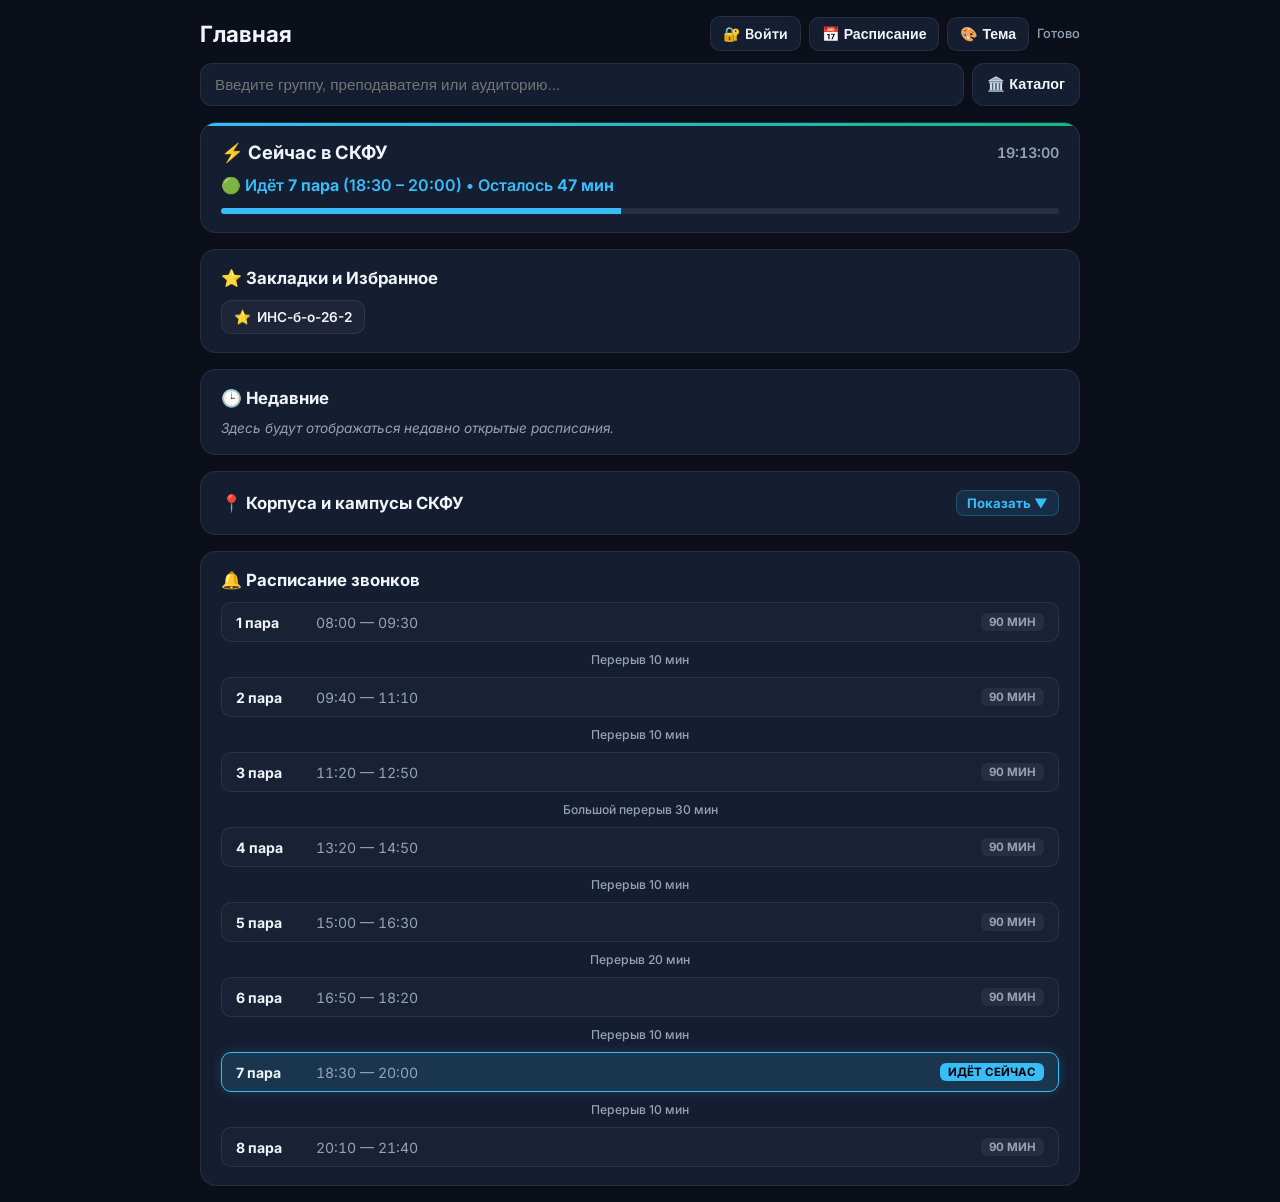
<file: index.html>
<!DOCTYPE html>
<html lang="ru">
  <!-- v.18 статистика  -->
<head>
  <meta charset="UTF-8">
  <meta name="viewport" content="width=device-width, initial-scale=1.0">
  <title>Расписание СКФУ</title>
  
  <link rel="manifest" href="manifest.json">
  <link rel="prefetch" href="stats.html">
  <meta name="theme-color" content="#0b0f19">
  <meta name="mobile-web-app-capable" content="yes">
  <meta name="apple-mobile-web-app-capable" content="yes">
  <meta name="apple-mobile-web-app-status-bar-style" content="black-translucent">
  <meta name="apple-mobile-web-app-title" content="Расписание">
  <link rel="apple-touch-icon" href="icon-192.png">

  <link rel="preconnect" href="https://fonts.googleapis.com">
  <link rel="preconnect" href="https://fonts.gstatic.com" crossorigin>
  <link href="https://fonts.googleapis.com/css2?family=Inter:wght@400;500;600;700&display=swap" rel="stylesheet">
  <link rel="stylesheet" href="common.css">
  <script src="common.js"></script>

  <style>
    .fav-star-btn {
      background: none;
      border: none;
      font-size: 1.25rem;
      cursor: pointer;
      color: #eab308;
      transition: transform 0.15s;
      padding: 2px 4px;
    }
    .fav-star-btn:hover { transform: scale(1.15); }
    .fav-star-btn.inactive { color: var(--text-muted); opacity: 0.5; }

    .subgroup-toggle {
      display: inline-flex;
      background: rgba(0, 0, 0, 0.35);
      border: 1px solid var(--border);
      border-radius: 8px;
      padding: 2px;
      gap: 2px;
    }

    .sg-btn {
      background: transparent;
      border: none;
      color: var(--text-muted);
      padding: 4px 8px;
      font-size: 0.78rem;
      font-weight: 600;
      border-radius: 6px;
      cursor: pointer;
      transition: all 0.15s;
    }
    .sg-btn:hover { color: var(--text); }
    .sg-btn.active {
      background: var(--accent);
      color: #000;
      font-weight: 700;
    }

    .search-row {
      display: flex;
      gap: 8px;
      align-items: center;
    }

    .search-box {
      position: relative;
      flex: 1;
    }

    .search-input {
      width: 100%;
      background: var(--card-bg);
      border: 1px solid var(--border);
      color: var(--text);
      padding: 12px 14px;
      border-radius: 12px;
      font-size: 0.95rem;
      outline: none;
      transition: border-color 0.2s;
    }
    .search-input:focus { border-color: var(--accent); }

    .catalog-btn {
      background: var(--card-bg);
      border: 1px solid var(--border);
      color: var(--text);
      padding: 12px 14px;
      border-radius: 12px;
      cursor: pointer;
      font-size: 0.9rem;
      font-weight: 600;
      white-space: nowrap;
      transition: all 0.2s;
    }
    .catalog-btn:hover {
      background: rgba(255, 255, 255, 0.08);
      border-color: var(--accent);
    }

    .autocomplete-list {
      position: absolute;
      top: calc(100% + 6px);
      left: 0;
      right: 0;
      background: var(--card-bg);
      border: 1px solid var(--border);
      border-radius: 12px;
      max-height: 360px;
      overflow-y: auto;
      z-index: 50;
      box-shadow: 0 10px 25px rgba(0,0,0,0.5);
      display: none;
    }

    .autocomplete-item {
      padding: 12px 14px;
      cursor: pointer;
      font-size: 0.92rem;
      border-bottom: 1px solid var(--border);
      display: flex;
      justify-content: space-between;
      align-items: center;
    }
    .autocomplete-item:last-child { border-bottom: none; }
    .autocomplete-item:hover { background: rgba(255,255,255,0.06); color: var(--accent); }
    .autocomplete-type { font-size: 0.72rem; color: var(--text-muted); text-transform: uppercase; font-weight: 600; }

    /* ГЛАВНЫЙ ЭКРАН */
    #homeDashboard {
      display: flex;
      flex-direction: column;
      gap: 16px;
    }

    .live-status-card {
      background: var(--card-bg);
      border: 1px solid var(--border);
      border-radius: 16px;
      padding: 18px 20px;
      position: relative;
      overflow: hidden;
    }
    .live-status-card::before {
      content: '';
      position: absolute;
      top: 0; left: 0; right: 0;
      height: 3px;
      background: linear-gradient(90deg, var(--accent), #10b981);
    }

    .live-header {
      display: flex;
      justify-content: space-between;
      align-items: center;
      margin-bottom: 10px;
      flex-wrap: wrap;
      gap: 6px;
    }
    .live-title { font-size: 1.15rem; font-weight: 700; color: var(--text); }
    .live-time-now { font-size: 0.9rem; color: var(--text-muted); font-variant-numeric: tabular-nums; font-weight: 600; }

    .live-desc {
      font-size: 1rem;
      font-weight: 600;
      color: var(--accent);
      margin-bottom: 12px;
      line-height: 1.4;
    }

    .progress-bar-wrap {
      width: 100%;
      height: 6px;
      background: rgba(255, 255, 255, 0.08);
      border-radius: 3px;
      overflow: hidden;
    }
    .progress-bar-fill {
      height: 100%;
      background: var(--accent);
      width: 0%;
      transition: width 0.4s ease;
    }

    .dashboard-section {
      background: var(--card-bg);
      border: 1px solid var(--border);
      border-radius: 16px;
      padding: 18px 20px;
    }
    .section-title {
      font-size: 1.05rem;
      font-weight: 700;
      color: var(--text);
      margin-bottom: 12px;
      display: flex;
      align-items: center;
      gap: 8px;
    }

    .chips-grid {
      display: flex;
      flex-wrap: wrap;
      gap: 8px;
    }
    .chip-item {
      background: rgba(255, 255, 255, 0.04);
      border: 1px solid var(--border);
      color: var(--text);
      padding: 8px 12px;
      border-radius: 10px;
      font-size: 0.85rem;
      font-weight: 600;
      cursor: pointer;
      display: inline-flex;
      align-items: center;
      gap: 6px;
      transition: all 0.15s;
    }
    .chip-item:hover {
      background: rgba(56, 189, 248, 0.12);
      border-color: var(--accent);
      color: var(--accent);
    }
    .empty-chips-hint {
      font-size: 0.85rem;
      color: var(--text-muted);
      font-style: italic;
    }

    .campus-accordion-header {
      display: flex;
      justify-content: space-between;
      align-items: center;
      cursor: pointer;
      user-select: none;
    }
    .campus-toggle-badge {
      font-size: 0.82rem;
      color: var(--accent);
      font-weight: 700;
      display: flex;
      align-items: center;
      gap: 4px;
      background: rgba(56, 189, 248, 0.1);
      padding: 4px 10px;
      border-radius: 8px;
      border: 1px solid rgba(56, 189, 248, 0.25);
    }

    .campus-cards-grid {
      display: grid;
      grid-template-columns: repeat(auto-fill, minmax(250px, 1fr));
      gap: 10px;
      margin-top: 14px;
    }
    .campus-card {
      background: rgba(255, 255, 255, 0.02);
      border: 1px solid var(--border);
      border-radius: 12px;
      padding: 12px 14px;
      display: flex;
      flex-direction: column;
      gap: 6px;
      transition: border-color 0.2s;
    }
    .campus-card:hover { border-color: var(--accent); }
    .campus-card-header { display: flex; justify-content: space-between; align-items: center; }
    .campus-num-badge {
      font-size: 0.82rem;
      font-weight: 700;
      color: var(--accent);
      background: rgba(56, 189, 248, 0.12);
      padding: 2px 8px;
      border-radius: 6px;
    }
    .campus-address { font-size: 0.88rem; font-weight: 600; color: var(--text); line-height: 1.3; }
    .campus-desc { font-size: 0.78rem; color: var(--text-muted); line-height: 1.3; margin-bottom: 4px; }
    .campus-actions { display: flex; gap: 6px; margin-top: auto; }
    .map-btn {
      flex: 1;
      text-align: center;
      padding: 6px 8px;
      border-radius: 6px;
      font-size: 0.76rem;
      font-weight: 600;
      text-decoration: none;
      transition: all 0.15s;
      border: 1px solid var(--border);
      display: inline-flex;
      align-items: center;
      justify-content: center;
      gap: 4px;
    }
    .map-btn-2gis { background: rgba(16, 185, 129, 0.12); color: #34d399; border-color: rgba(16, 185, 129, 0.35); }
    .map-btn-2gis:hover { background: rgba(16, 185, 129, 0.25); }
    .map-btn-google { background: rgba(59, 130, 246, 0.12); color: #60a5fa; border-color: rgba(59, 130, 246, 0.35); }
    .map-btn-google:hover { background: rgba(59, 130, 246, 0.25); }

    .bells-table { display: flex; flex-direction: column; gap: 6px; }
    .bell-row {
      display: grid;
      grid-template-columns: 80px 1fr auto;
      align-items: center;
      padding: 10px 14px;
      background: rgba(255, 255, 255, 0.02);
      border: 1px solid var(--border);
      border-radius: 10px;
      font-size: 0.88rem;
      transition: all 0.2s;
    }
    .bell-row.active-bell {
      background: rgba(56, 189, 248, 0.15);
      border-color: var(--accent);
      box-shadow: 0 0 12px rgba(56, 189, 248, 0.2);
    }
    .bell-num { font-weight: 700; color: var(--text); }
    .bell-hours { color: var(--text-muted); font-variant-numeric: tabular-nums; }
    .bell-tag {
      font-size: 0.72rem;
      font-weight: 700;
      padding: 2px 8px;
      border-radius: 6px;
      text-transform: uppercase;
      background: rgba(255, 255, 255, 0.06);
      color: var(--text-muted);
    }
    .bell-row.active-bell .bell-tag { background: var(--accent); color: #000; }
    .bell-break { text-align: center; font-size: 0.76rem; color: var(--text-muted); padding: 4px 0; font-weight: 500; }
    .bell-break.active-break { color: var(--practice-badge); font-weight: 700; }

    /* ЭКРАН РАСПИСАНИЯ */
    .week-nav-bar {
      display: flex;
      align-items: center;
      justify-content: space-between;
      background: var(--card-bg);
      padding: 8px 10px;
      border-radius: 12px;
      border: 1px solid var(--border);
      margin-bottom: 14px;
      gap: 8px;
      position: relative;
    }

    .date-btn {
      display: flex;
      align-items: center;
      gap: 6px;
      background: rgba(0, 0, 0, 0.25);
      padding: 8px 14px;
      border-radius: 8px;
      border: 1px solid var(--border);
      color: var(--text);
      font-weight: 600;
      font-size: 0.9rem;
      cursor: pointer;
      transition: border-color 0.2s;
    }
    .date-btn:hover { border-color: var(--accent); }

    .custom-calendar-popup {
      position: absolute;
      top: calc(100% + 8px);
      left: 50%;
      transform: translateX(-50%);
      background: var(--card-bg);
      border: 1px solid var(--border);
      border-radius: 14px;
      padding: 14px;
      width: 320px;
      box-shadow: 0 12px 30px rgba(0,0,0,0.6);
      z-index: 60;
      display: none;
    }

    .calendar-header { display: flex; justify-content: space-between; align-items: center; margin-bottom: 12px; }
    .cal-title { font-weight: 700; font-size: 0.95rem; color: var(--text); }
    .cal-nav-btn { background: transparent; border: 1px solid var(--border); color: var(--text); padding: 4px 8px; border-radius: 6px; cursor: pointer; }

    .calendar-grid { display: grid; grid-template-columns: repeat(7, 1fr); gap: 4px; text-align: center; }
    .cal-weekday { font-size: 0.72rem; font-weight: 600; color: var(--text-muted); padding-bottom: 6px; }
    .cal-day-cell {
      padding: 8px 0;
      border-radius: 8px;
      font-size: 0.85rem;
      cursor: pointer;
      position: relative;
      color: var(--text);
      transition: background 0.15s;
    }
    .cal-day-cell:hover:not(.empty) { background: rgba(255,255,255,0.08); }
    .cal-day-cell.empty { cursor: default; opacity: 0.3; }
    .cal-day-cell.in-week { background: rgba(56, 189, 248, 0.15); color: var(--accent); font-weight: 700; }
    .cal-day-cell.selected { background: var(--accent) !important; color: #000 !important; font-weight: 700; }
    .cal-day-cell.has-classes::after {
      content: '';
      position: absolute;
      bottom: 2px;
      left: 50%;
      transform: translateX(-50%);
      width: 4px;
      height: 4px;
      border-radius: 50%;
      background-color: var(--accent);
    }
    .cal-day-cell.selected.has-classes::after { background-color: #000; }

    .past-days-toggle-btn {
      display: flex;
      align-items: center;
      justify-content: center;
      gap: 6px;
      width: 100%;
      padding: 8px 12px;
      margin-bottom: 12px;
      background: rgba(255, 255, 255, 0.04);
      border: 1px dashed var(--border);
      border-radius: 10px;
      color: var(--text-muted);
      font-size: 0.82rem;
      font-weight: 600;
      cursor: pointer;
      transition: all 0.2s;
    }
    .past-days-toggle-btn:hover { background: rgba(255, 255, 255, 0.08); color: var(--text); border-color: var(--accent); }

    .day-card {
      background: var(--card-bg);
      border: 1px solid var(--border);
      border-radius: 14px;
      padding: 14px;
      margin-bottom: 16px;
      transition: border-color 0.2s;
    }
    .day-card.today-card { border-color: rgba(56, 189, 248, 0.45); }
    .day-header {
      display: flex;
      justify-content: space-between;
      align-items: center;
      margin-bottom: 12px;
      padding-bottom: 8px;
      border-bottom: 1px solid var(--border);
    }
    .day-title-wrap { display: flex; align-items: center; gap: 8px; }
    .day-title { font-size: 1.1rem; font-weight: 700; color: var(--text); }
    .today-badge {
      font-size: 0.7rem;
      font-weight: 700;
      background: var(--accent);
      color: #000;
      padding: 2px 6px;
      border-radius: 4px;
      text-transform: uppercase;
    }
    .day-date { font-size: 0.85rem; color: var(--text-muted); }

    .break-indicator {
      display: flex;
      align-items: center;
      justify-content: center;
      margin: 10px 0;
      color: var(--text-muted);
      font-size: 0.78rem;
      font-weight: 500;
    }
    .break-indicator::before, .break-indicator::after {
      content: '';
      flex: 1;
      height: 1px;
      background: var(--border);
      margin: 0 10px;
    }

    .lesson-item {
      display: grid;
      grid-template-columns: 85px 1fr auto 34px;
      align-items: center;
      gap: 10px;
      padding: 12px 14px;
      border-radius: 10px;
      margin-bottom: 6px;
      border: 1px solid transparent;
      position: relative;
      transition: all 0.15s;
    }
    .type-lecture { background: var(--lecture-bg); border-color: var(--lecture-border); }
    .type-practice, .type-lab { background: var(--practice-bg); border-color: var(--practice-border); }
    .type-other { background: var(--default-bg); border-color: var(--default-border); }

    .pair-time-block { display: flex; flex-direction: column; }
    .pair-num { font-size: 0.85rem; font-weight: 700; color: var(--text); }
    .pair-hours { font-size: 0.75rem; color: var(--text-muted); margin-top: 2px; font-variant-numeric: tabular-nums; }

    .lesson-main { display: flex; flex-direction: column; gap: 4px; }
    .lesson-title { font-size: 0.95rem; font-weight: 600; color: var(--text); line-height: 1.3; }
    .lesson-meta { display: flex; align-items: center; gap: 6px; font-size: 0.82rem; flex-wrap: wrap; }

    .badge { font-size: 0.7rem; font-weight: 600; padding: 2px 6px; border-radius: 4px; text-transform: uppercase; }
    .badge-lec { background: var(--lecture-badge); color: #000; }
    .badge-prac { background: var(--practice-badge); color: #000; }
    .badge-def { background: rgba(255,255,255,0.2); color: var(--text); }
    .subgroup-tag { background: rgba(255, 255, 255, 0.08); padding: 2px 6px; border-radius: 4px; font-size: 0.75rem; font-weight: 600; }

    .group-click-tag {
      background: rgba(255, 255, 255, 0.07);
      border: 1px solid var(--border);
      color: var(--text);
      padding: 2px 8px;
      border-radius: 6px;
      font-size: 0.74rem;
      font-weight: 600;
      cursor: pointer;
      display: inline-flex;
      align-items: center;
      gap: 4px;
      transition: all 0.15s ease;
      font-family: inherit;
      user-select: none;
    }
    .group-click-tag:hover {
      background: rgba(56, 189, 248, 0.2);
      border-color: var(--accent);
      color: var(--accent);
      transform: translateY(-1px);
    }

    .room-tag {
      font-weight: 600;
      color: var(--accent);
      background: rgba(56, 189, 248, 0.12);
      padding: 2px 8px;
      border-radius: 6px;
      border: 1px solid var(--border);
      display: inline-flex;
      align-items: center;
      gap: 4px;
      transition: all 0.15s ease;
      cursor: pointer;
      user-select: none;
    }
    .room-tag:hover {
      background: rgba(56, 189, 248, 0.25);
      border-color: var(--accent);
      transform: translateY(-1px);
    }
    .room-tag-remote { color: #38bdf8; background: rgba(56, 189, 248, 0.18); border-color: rgba(56, 189, 248, 0.45); }
    .room-tag .room-arrow { font-size: 0.72rem; opacity: 0.85; }

    .teacher-block {
      font-size: 0.85rem;
      color: var(--text-muted);
      text-align: right;
      font-weight: 500;
      max-width: 220px;
      cursor: pointer;
      transition: color 0.15s;
      user-select: none;
    }
    .teacher-block:hover { color: var(--accent); text-decoration: underline; }

    .lesson-dots-btn {
      background: rgba(255, 255, 255, 0.04);
      border: 1px solid var(--border);
      color: var(--text-muted);
      border-radius: 8px;
      width: 32px;
      height: 32px;
      display: flex;
      align-items: center;
      justify-content: center;
      font-size: 1.25rem;
      cursor: pointer;
      transition: all 0.15s;
    }
    .lesson-dots-btn:hover {
      background: rgba(56, 189, 248, 0.15);
      color: var(--accent);
      border-color: var(--accent);
    }

    /* Меню выбора карт */
    .map-sheet-overlay {
      position: fixed;
      top: 0; left: 0; right: 0; bottom: 0;
      background: rgba(0, 0, 0, 0.72);
      backdrop-filter: blur(5px);
      z-index: 150;
      display: none;
      align-items: flex-end;
      justify-content: center;
    }
    .map-sheet-card {
      background: var(--card-bg);
      border: 1px solid var(--border);
      border-radius: 20px 20px 0 0;
      width: 100%;
      max-width: 480px;
      padding: 20px 18px 28px 18px;
      box-shadow: 0 -10px 30px rgba(0, 0, 0, 0.6);
      display: flex;
      flex-direction: column;
      gap: 12px;
    }
    .map-sheet-title { font-size: 1.05rem; font-weight: 700; color: var(--text); line-height: 1.3; }
    .map-sheet-subtitle { font-size: 0.85rem; color: var(--text-muted); line-height: 1.4; padding-bottom: 6px; border-bottom: 1px solid var(--border); }
    .map-sheet-options { display: flex; flex-direction: column; gap: 8px; margin-top: 4px; }
    .map-choice-btn {
      background: rgba(255, 255, 255, 0.04);
      border: 1px solid var(--border);
      color: var(--text);
      padding: 14px 16px;
      border-radius: 12px;
      font-size: 0.95rem;
      font-weight: 600;
      cursor: pointer;
      display: flex;
      align-items: center;
      gap: 10px;
      transition: all 0.15s;
      text-decoration: none;
    }
    .map-choice-btn.btn-2gis { border-color: rgba(16, 185, 129, 0.35); color: #34d399; }
    .map-choice-btn.btn-2gis:hover { background: rgba(16, 185, 129, 0.15); border-color: #34d399; }
    .map-choice-btn.btn-google { border-color: rgba(59, 130, 246, 0.35); color: #60a5fa; }
    .map-choice-btn.btn-google:hover { background: rgba(59, 130, 246, 0.15); border-color: #60a5fa; }
    .map-sheet-btn-cancel {
      background: transparent;
      border: 1px solid transparent;
      color: var(--text-muted);
      padding: 12px;
      border-radius: 10px;
      font-size: 0.9rem;
      font-weight: 600;
      cursor: pointer;
      margin-top: 4px;
      text-align: center;
    }
    .map-sheet-btn-cancel:hover { background: rgba(255, 255, 255, 0.05); color: var(--text); }

    @media (min-width: 651px) {
      .map-sheet-overlay { align-items: center; }
      .map-sheet-card { border-radius: 18px; padding: 22px; }
    }

    .catalog-list { display: flex; flex-direction: column; gap: 6px; }
    .groups-grid { display: grid; grid-template-columns: repeat(auto-fill, minmax(135px, 1fr)); gap: 6px; margin-bottom: 14px; }
    .catalog-item {
      padding: 10px 12px;
      background: rgba(255, 255, 255, 0.03);
      border: 1px solid var(--border);
      border-radius: 8px;
      cursor: pointer;
      font-size: 0.88rem;
      transition: all 0.2s;
      text-align: center;
      word-break: break-word;
    }
    .catalog-item.full-width { text-align: left; }
    .catalog-item:hover { background: rgba(56, 189, 248, 0.12); border-color: var(--accent); }
    .catalog-breadcrumbs { font-size: 0.85rem; color: var(--accent); margin-bottom: 12px; cursor: pointer; display: inline-block; }

    @media (max-width: 650px) {
      .subgroup-toggle { padding: 1px; gap: 1px; }
      .sg-btn { padding: 3px 6px; font-size: 0.7rem; }
      .search-row { display: flex; flex-direction: row; gap: 6px; }
      .search-input { padding: 8px 10px; font-size: 0.85rem; border-radius: 8px; }
      .catalog-btn { padding: 8px 10px; font-size: 0.8rem; border-radius: 8px; }
      .campus-cards-grid { grid-template-columns: 1fr; }
      .week-nav-bar { padding: 5px 6px; margin-bottom: 8px; gap: 4px; border-radius: 10px; }
      .date-btn { padding: 6px 8px; font-size: 0.8rem; border-radius: 6px; gap: 4px; }
      .custom-calendar-popup { width: 94vw; max-width: 320px; left: 50%; transform: translateX(-50%); padding: 10px; }
      .day-card { padding: 10px 10px; margin-bottom: 12px; border-radius: 12px; }
      .day-header { margin-bottom: 8px; padding-bottom: 4px; }
      .day-title { font-size: 0.95rem; }
      .day-date { font-size: 0.78rem; }
      .break-indicator { margin: 6px 0; font-size: 0.72rem; }
      .break-indicator::before, .break-indicator::after { margin: 0 6px; }
      .lesson-item {
        display: flex;
        flex-direction: column;
        align-items: flex-start;
        gap: 4px;
        padding: 9px 10px;
        border-radius: 9px;
        margin-bottom: 6px;
        text-align: left;
        position: relative;
      }
      .pair-time-block { display: flex; flex-direction: row; align-items: center; justify-content: flex-start; gap: 6px; width: calc(100% - 36px); text-align: left; }
      .pair-num { font-size: 0.76rem; font-weight: 700; background: rgba(255, 255, 255, 0.08); padding: 1px 5px; border-radius: 4px; }
      .pair-hours { font-size: 0.75rem; margin-top: 0; color: var(--text-muted); }
      .lesson-main { display: flex; flex-direction: column; align-items: flex-start; width: 100%; gap: 4px; text-align: left; }
      .lesson-title { font-size: 0.92rem; font-weight: 600; line-height: 1.25; color: var(--text); word-break: break-word; text-align: left; width: 100%; }
      .lesson-meta { display: flex; align-items: center; justify-content: flex-start; gap: 5px; flex-wrap: wrap; font-size: 0.72rem; margin-top: 1px; width: 100%; }
      .badge { font-size: 0.68rem; padding: 2px 6px; border-radius: 4px; }
      .subgroup-tag, .room-tag, .group-click-tag { font-size: 0.72rem; padding: 2px 6px; border-radius: 4px; }
      .teacher-block {
        align-self: flex-start;
        text-align: left;
        width: 100%;
        font-size: 0.78rem;
        color: var(--text-muted);
        margin-top: 3px;
        padding-top: 2px;
        white-space: normal;
        max-width: 100%;
        line-height: 1.25;
      }
      .lesson-dots-btn {
        position: absolute;
        top: 6px;
        right: 6px;
        width: 28px;
        height: 28px;
        font-size: 1.15rem;
      }
      .groups-grid { grid-template-columns: repeat(auto-fill, minmax(110px, 1fr)); gap: 5px; }
    }
  </style>
</head>
<body>
  <div class="container">
    <header>
      <div class="header-top">
        <div class="header-title-wrap">
          <h1 id="groupTitle">Главная</h1>
          
          <button id="favBtn" class="fav-star-btn" onclick="toggleCurrentFavorite()" title="Добавить в избранное" style="display: none;">★</button>

          <div id="subgroupToggle" class="subgroup-toggle" style="display: none;">
            <button class="sg-btn active" data-sg="all" onclick="setSubgroup('all')">Все</button>
            <button class="sg-btn" data-sg="1" onclick="setSubgroup('1')">1 п/г</button>
            <button class="sg-btn" data-sg="2" onclick="setSubgroup('2')">2 п/г</button>
          </div>
        </div>

        <div class="header-actions">
          <a id="cabinetLinkBtn" href="stats.html" class="action-btn">🔐 Войти</a>
          <button id="viewToggleBtn" class="action-btn" onclick="toggleMainView()">📅 Расписание</button>
          <button class="action-btn" onclick="openThemeModal()">🎨 Тема</button>
          <div id="statusText" class="status-text">Готово</div>
        </div>
      </div>

      <div class="search-row">
        <div class="search-box">
          <input 
            type="text" 
            id="searchInput" 
            class="search-input" 
            placeholder="Введите группу, преподавателя или аудиторию..." 
            autocomplete="off"
          />
          <div id="autocompleteList" class="autocomplete-list"></div>
        </div>
        <button class="catalog-btn" onclick="openCatalog()">🏛️ Каталог</button>
      </div>
    </header>

    <!-- ГЛАВНЫЙ ЭКРАН (ДАШБОРД) -->
    <div id="homeDashboard">
      <div class="live-status-card">
        <div class="live-header">
          <span class="live-title">⚡ Сейчас в СКФУ</span>
          <span id="liveClock" class="live-time-now">00:00:00</span>
        </div>
        <div id="liveStatusText" class="live-desc">Определение статуса пар...</div>
        <div class="progress-bar-wrap">
          <div id="liveProgressBar" class="progress-bar-fill"></div>
        </div>
      </div>

      <div class="dashboard-section">
        <div class="section-title">⭐ Закладки и Избранное</div>
        <div id="favoritesChips" class="chips-grid"></div>
      </div>

      <div class="dashboard-section">
        <div class="section-title">🕒 Недавние</div>
        <div id="recentChips" class="chips-grid"></div>
      </div>

      <div class="dashboard-section">
        <div class="campus-accordion-header" onclick="toggleCampusList()">
          <div class="section-title" style="margin-bottom: 0;">📍 Корпуса и кампусы СКФУ</div>
          <div class="campus-toggle-badge" id="campusToggleBadge">Показать ▼</div>
        </div>
        <div class="campus-cards-grid" id="campusList" style="display: none;"></div>
      </div>

      <div class="dashboard-section">
        <div class="section-title">🔔 Расписание звонков</div>
        <div class="bells-table" id="bellsScheduleTable"></div>
      </div>
    </div>

    <!-- ЭКРАН РАСПИСАНИЯ -->
    <div id="scheduleSection" style="display: none;">
      <div class="week-nav-bar">
        <button class="nav-btn" onclick="changeWeek(-1)">← Назад</button>
        
        <button class="date-btn" id="calendarToggleBtn" onclick="toggleCalendar()">
          <span>📅</span>
          <span id="currentWeekText">Текущая неделя</span>
        </button>

        <button class="nav-btn" onclick="changeWeek(1)">Вперед →</button>

        <div id="calendarPopup" class="custom-calendar-popup">
          <div class="calendar-header">
            <button class="cal-nav-btn" onclick="changeCalMonth(-1)">←</button>
            <span class="cal-title" id="calMonthTitle">Календарь</span>
            <button class="cal-nav-btn" onclick="changeCalMonth(1)">→</button>
          </div>
          <div class="calendar-grid" id="calendarGrid"></div>
        </div>
      </div>

      <div id="scheduleContainer"></div>
    </div>
  </div>

  <!-- ДИАЛОГ ВЫБОРА КАРТ ДЛЯ КОРПУСА -->
  <div id="mapSheetModal" class="map-sheet-overlay" onclick="closeMapSheet()">
    <div class="map-sheet-card" onclick="event.stopPropagation()">
      <div class="map-sheet-title" id="mapSheetTitle">Показать на карте</div>
      <div class="map-sheet-subtitle" id="mapSheetSubtitle">Выберите приложение для маршрута</div>
      <div class="map-sheet-options">
        <a id="btn2GisLink" href="#" target="_blank" rel="noopener noreferrer" class="map-choice-btn btn-2gis">
          <span>🟢</span> Открыть в 2ГИС
        </a>
        <a id="btnGoogleLink" href="#" target="_blank" rel="noopener noreferrer" class="map-choice-btn btn-google">
          <span>🔵</span> Открыть в Google Картах
        </a>
      </div>
      <button class="map-sheet-btn-cancel" onclick="closeMapSheet()">Отмена</button>
    </div>
  </div>

  <!-- Модальное окно каталога -->
  <div id="catalogModal" class="modal-overlay">
    <div class="modal-content">
      <div class="modal-header">
        <h2 id="modalTitle">Выбор факультета / института</h2>
        <button class="close-modal" onclick="closeCatalog()">&times;</button>
      </div>
      <div class="modal-body">
        <div id="breadcrumbs" class="catalog-breadcrumbs" style="display: none;" onclick="goBackCatalog()">← Назад</div>
        <div id="catalogContainer" class="catalog-list"></div>
      </div>
    </div>
  </div>

  <!-- Модальное окно темы -->
  <div id="themeModal" class="modal-overlay">
    <div class="modal-content">
      <div class="modal-header">
        <h2>Настройка темы и цветов</h2>
        <button class="close-modal" onclick="closeThemeModal()">&times;</button>
      </div>
      <div class="modal-body">
        <div class="theme-presets">
          <button class="preset-btn" onclick="applyPreset('dark')">🌙 Тёмная</button>
          <button class="preset-btn" onclick="applyPreset('light')">☀️ Светлая</button>
          <button class="preset-btn" onclick="applyPreset('oled')">🖤 OLED</button>
        </div>

        <div class="custom-colors-grid">
          <div class="color-row">
            <span>Фон страницы</span>
            <div class="color-input-wrap">
              <input type="color" id="picker-bg" class="color-picker" onchange="onCustomColorChange('--bg', this.value)">
            </div>
          </div>
          <div class="color-row">
            <span>Фон карточек</span>
            <div class="color-input-wrap">
              <input type="color" id="picker-card" class="color-picker" onchange="onCustomColorChange('--card-bg', this.value)">
            </div>
          </div>
          <div class="color-row">
            <span>Основной акцент</span>
            <div class="color-input-wrap">
              <input type="color" id="picker-accent" class="color-picker" onchange="onCustomColorChange('--accent', this.value)">
            </div>
          </div>
          <div class="color-row">
            <span>Цвет лекций</span>
            <div class="color-input-wrap">
              <input type="color" id="picker-lecture" class="color-picker" onchange="onCustomLectureChange(this.value)">
            </div>
          </div>
          <div class="color-row">
            <span>Цвет практик</span>
            <div class="color-input-wrap">
              <input type="color" id="picker-practice" class="color-picker" onchange="onCustomPracticeChange(this.value)">
            </div>
          </div>
          <div class="color-row">
            <span>Цвет текста</span>
            <div class="color-input-wrap">
              <input type="color" id="picker-text" class="color-picker" onchange="onCustomColorChange('--text', this.value)">
            </div>
          </div>
        </div>
      </div>
    </div>
  </div>

  <div id="toastNotice" class="toast-notice"></div>

  <script>
    const API_BASE = 'https://ecampus.ncfu.ru/schedule';

    const PROXY_PROVIDERS = [
      (url) => `${WORKER_PROXY_URL}${encodeURIComponent(url)}`,
      (url) => `https://api.cors.lol/?url=${encodeURIComponent(url)}`,
      (url) => `https://proxy.corsfix.com/?${url}`
    ];

    let currentProxyIndex = 0;

    async function fetchWithProxy(targetUrl, options = {}) {
      let lastError = null;
      for (let i = 0; i < PROXY_PROVIDERS.length; i++) {
        const pIdx = (currentProxyIndex + i) % PROXY_PROVIDERS.length;
        const proxyUrl = PROXY_PROVIDERS[pIdx](targetUrl);

        try {
          const res = await fetch(proxyUrl, options);
          if (res.ok || res.status === 302) {
            currentProxyIndex = pIdx;
            return res;
          } else if (res.status === 401 || res.status === 403 || res.status === 429 || res.status >= 500) {
            throw new Error(`HTTP ${res.status}`);
          }
          return res;
        } catch (err) {
          if (err.name === 'AbortError') throw err;
          lastError = err;
        }
      }
      throw lastError || new Error('Все прокси-серверы недоступны');
    }

    const CALL_TIMES = {
      1: { start: "08:00", end: "09:30" },
      2: { start: "09:40", end: "11:10" },
      3: { start: "11:20", end: "12:50" },
      4: { start: "13:20", end: "14:50" },
      5: { start: "15:00", end: "16:30" },
      6: { start: "16:50", end: "18:20" },
      7: { start: "18:30", end: "20:00" },
      8: { start: "20:10", end: "21:40" }
    };

    const CAMPUS_DATA = {
      '1': { address: 'ул. Пушкина, 1', desc: 'Ректорат, Научная библиотека', q2gis: 'СКФУ корпус 1 Ставрополь Пушкина 1', qGoogle: 'СКФУ корпус 1 Ставрополь' },
      '2': { address: 'ул. Пушкина, 1', desc: 'Юридический и Гуманитарный институты', q2gis: 'СКФУ корпус 2 Ставрополь', qGoogle: 'СКФУ корпус 2 Ставрополь' },
      '3': { address: 'ул. Пушкина, 1а', desc: 'ВШКИ, учебные аудитории', q2gis: 'СКФУ корпус 3 Ставрополь', qGoogle: 'СКФУ корпус 3 Ставрополь' },
      '4': { address: 'ул. Пушкина, 1', desc: 'Учебные аудитории', q2gis: 'СКФУ корпус 4 Ставрополь', qGoogle: 'СКФУ корпус 4 Ставрополь' },
      '6': { address: 'ул. Дзержинского, 153', desc: 'Институт экономики и управления (ИЭиУ)', q2gis: 'СКФУ корпус 6 Дзержинского 153 Ставрополь', qGoogle: 'СКФУ корпус 6 Ставрополь' },
      '7': { address: 'ул. Ленина, 133б', desc: 'Факультет пищевой инженерии (ФПИБ)', q2gis: 'СКФУ корпус 7 Ленина 133б Ставрополь', qGoogle: 'СКФУ корпус 7 Ставрополь' },
      '8': { address: 'ул. Маршала Жукова, 9', desc: 'Психолого-педагогический факультет (ППФ)', q2gis: 'СКФУ корпус 8 Жукова 9 Ставрополь', qGoogle: 'СКФУ корпус 8 Ставрополь' },
      '9': { address: 'просп. Кулакова, 2', desc: 'ИПИнж, ФМКН, Нефтегаз', q2gis: 'СКФУ корпус 9 Кулакова 2 Ставрополь', qGoogle: 'СКФУ корпус 9 Кулакова 2 Ставрополь' },
      '10': { address: 'просп. Кулакова, 2', desc: 'Учебный корпус, лаборатории', q2gis: 'СКФУ корпус 10 Кулакова Ставрополь', qGoogle: 'СКФУ корпус 10 Ставрополь' },
      '11': { address: 'просп. Кулакова, 2', desc: 'Учебный корпус, актовый зал', q2gis: 'СКФУ корпус 11 Кулакова Ставрополь', qGoogle: 'СКФУ корпус 11 Ставрополь' },
      '15': { address: 'ул. Морозова, 17а', desc: 'Факультет физической культуры и спорта (ФФКС)', q2gis: 'СКФУ Морозова 17а Ставрополь', qGoogle: 'СКФУ Морозова 17а Ставрополь' },
      '16': { address: 'пр-кт Карла Маркса, 48', desc: 'Учебный корпус', q2gis: 'СКФУ Карла Маркса 48 Ставрополь', qGoogle: 'СКФУ Карла Маркса 48 Ставрополь' },
      '20': { address: 'ул. Пушкина, 1', desc: 'Гуманитарный корпус', q2gis: 'СКФУ корпус 20 Пушкина Ставрополь', qGoogle: 'СКФУ корпус 20 Ставрополь' },
      '21': { address: 'просп. Кулакова, 2', desc: 'Инженерный корпус', q2gis: 'СКФУ корпус 21 Кулакова Ставрополь', qGoogle: 'СКФУ корпус 21 Ставрополь' },
      '22': { address: 'просп. Кулакова, 2', desc: 'Учебные лаборатории', q2gis: 'СКФУ корпус 22 Кулакова Ставрополь', qGoogle: 'СКФУ корпус 22 Ставрополь' },
      '23': { address: 'просп. Кулакова, 16/1', desc: 'Физико-технический факультет (ФТФ)', q2gis: 'СКФУ корпус 23 Кулакова 16/1 Ставрополь', qGoogle: 'СКФУ корпус 23 Ставрополь' },
      'студгородок': { address: 'ул. Пирогова, 58', desc: 'Общежития, плавательный бассейн', q2gis: 'СКФУ Пирогова 58 Ставрополь', qGoogle: 'СКФУ Пирогова 58 Ставрополь' }
    };

    function getBuilding2GisUrl(buildingKey) {
      const b = String(buildingKey).trim().toLowerCase();
      const item = CAMPUS_DATA[b];
      const query = item ? item.q2gis : `СКФУ корпус ${buildingKey} Ставрополь`;
      return `https://2gis.ru/stavropol/search/${encodeURIComponent(query)}`;
    }

    function getBuildingGoogleUrl(buildingKey) {
      const b = String(buildingKey).trim().toLowerCase();
      const item = CAMPUS_DATA[b];
      const query = item ? item.qGoogle : `СКФУ корпус ${buildingKey} Ставрополь`;
      return `https://www.google.com/maps/search/?api=1&query=${encodeURIComponent(query)}`;
    }

    function showRemoteNotice(typeText, e) {
      if (e) { e.preventDefault(); e.stopPropagation(); }
      showToast(`💻 Занятие проходит дистанционно (${typeText}). Ссылку на подключение уточняйте у старосты или преподавателя.`);
    }

    const INSTITUTES = [
      { Id: 4336, ShortName: "ВШКИ", BranchId: 1, Name: "Высшая школа креативных индустрий" },
      { Id: 2740, ShortName: "ГИ", BranchId: 1, Name: "Гуманитарный институт" },
      { Id: 4436, ShortName: "ККИВШКИ", BranchId: 1, Name: "Колледж креативных индустрий" },
      { Id: 4325, ShortName: "КСКФУ", BranchId: 1, Name: "Колледж СКФУ" },
      { Id: 4262, ShortName: "МБФ", BranchId: 1, Name: "Медико-биологический факультет" },
      { Id: 4407, ShortName: "ИПИнж", BranchId: 1, Name: "Институт перспективной инженерии" },
      { Id: 4286, ShortName: "ППФ", BranchId: 1, Name: "Психолого-педагогический факультет" },
      { Id: 4320, ShortName: "ФМКН", BranchId: 1, Name: "Факультет математики и компьютерных наук им. Н.И. Червякова" },
      { Id: 4411, ShortName: "ФМО", BranchId: 1, Name: "Факультет международных отношений" },
      { Id: 4383, ShortName: "ФНИ", BranchId: 1, Name: "Факультет нефтегазовой инженерии" },
      { Id: 4287, ShortName: "ФПИБ", BranchId: 1, Name: "Факультет пищевой инженерии и биотехнологий" },
      { Id: 4288, ShortName: "ФФКС", BranchId: 1, Name: "Факультет физической культуры и спорта" },
      { Id: 4197, ShortName: "ФТФ", BranchId: 1, Name: "Физико-технический факультет" },
      { Id: 4189, ShortName: "ХимФ", BranchId: 1, Name: "Химический факультет" },
      { Id: 2798, ShortName: "ИЭиУ", BranchId: 1, Name: "Институт экономики и управления" },
      { Id: 2716, ShortName: "ЮИ", BranchId: 1, Name: "Юридический институт" },
      { Id: null, ShortName: "НТИ СКФУ", BranchId: 4, Name: "Невинномысский технологический институт (филиал)" },
      { Id: null, ShortName: "ПИ СКФУ", BranchId: 2, Name: "Пятигорский институт (филиал)" }
    ];

    let currentView = 'home';
    let currentTarget = JSON.parse(localStorage.getItem('savedTarget')) || null;
    let favoritesList = JSON.parse(localStorage.getItem('favoriteTargets')) || [
      { id: 19931, name: 'ИНС-б-о-26-2', type: 2 }
    ];
    let recentList = JSON.parse(localStorage.getItem('recentTargets')) || [];

    let selectedSubgroup = localStorage.getItem('savedSubgroup') || 'all';
    let lastLoadedDays = null;
    let showPastDaysForCurrentWeek = false;

    function getMonday(d) {
      d = new Date(d);
      const day = d.getDay();
      const diff = d.getDate() - day + (day === 0 ? -6 : 1);
      const mon = new Date(d.setDate(diff));
      mon.setHours(0, 0, 0, 0);
      return mon;
    }

    let currentMonday = getMonday(new Date());
    let calendarMonthDate = new Date(currentMonday);
    let activeDaysWithClasses = new Set();

    function extractTime(isoStr, pairNum, isEnd = false) {
      if (isoStr && isoStr.includes('T')) {
        const timePart = isoStr.split('T')[1];
        const [h, m] = timePart.split(':');
        return `${h}:${m}`;
      }
      if (CALL_TIMES[pairNum]) {
        return isEnd ? CALL_TIMES[pairNum].end : CALL_TIMES[pairNum].start;
      }
      return '—';
    }

    function timeToMinutes(timeStr) {
      if (!timeStr || !timeStr.includes(':')) return 0;
      const [h, m] = timeStr.split(':').map(Number);
      return h * 60 + m;
    }

    function formatLocation(rawName) {
      if (!rawName) return '';
      const text = String(rawName).trim();
      if (text.includes('-')) {
        const parts = text.split('-');
        return `Корпус ${parts[0]}, Ауд. ${parts[1]}`;
      }
      return `Ауд. ${text}`;
    }

    function formatBreak(minutes) {
      if (minutes <= 0) return null;
      if (minutes >= 60) {
        const h = Math.floor(minutes / 60);
        const m = minutes % 60;
        return `Перерыв ${h} ч ${m > 0 ? m + ' мин' : ''}`;
      }
      return `Перерыв ${minutes} мин`;
    }

    function simplifyLessonType(rawType) {
      if (!rawType) return '';
      const t = rawType.trim().toLowerCase();
      if (t.includes('практ')) return 'Практика';
      if (t.includes('лаб')) return 'Лаб. работа';
      if (t.includes('лекц')) return 'Лекция';
      if (t.includes('семин')) return 'Семинар';
      if (t.includes('зачет') || t.includes('зачёт')) return 'Зачёт';
      if (t.includes('экзамен')) return 'Экзамен';
      if (t.includes('конс')) return 'Консультация';
      return rawType.trim();
    }

    function normalizeGroupQuery(raw) {
      if (!raw) return raw;
      let s = raw.trim();
      if (s.includes('-')) return s.toUpperCase().replace(/\s+/g, '');
      const clean = s.replace(/[\s_]+/g, '');
      const m1 = clean.match(/^([а-яёa-z]{2,8}?)(б|м|с|а)(оз|зо|о|з)(\d{2})(\d*)$/i);
      if (m1) return `${m1[1].toUpperCase()}-${m1[2].toLowerCase()}-${m1[3].toLowerCase()}-${m1[4]}${m1[5] ? '-' + m1[5] : ''}`;
      const m2 = clean.match(/^([а-яёa-z]{2,8}?)(\d{2})(\d+)$/i);
      if (m2) return `${m2[1].toUpperCase()}-${m2[2]}-${m2[3]}`;
      return s;
    }

    function isTargetFavorite(target) {
      if (!target) return false;
      return favoritesList.some(f => f.id === target.id && f.type === target.type);
    }

    function toggleCurrentFavorite() {
      if (!currentTarget) return;
      if (isTargetFavorite(currentTarget)) {
        favoritesList = favoritesList.filter(f => !(f.id === currentTarget.id && f.type === currentTarget.type));
      } else {
        favoritesList.push({ id: currentTarget.id, name: currentTarget.name, type: currentTarget.type });
      }
      localStorage.setItem('favoriteTargets', JSON.stringify(favoritesList));
      updateFavBtnUI();
      renderDashboardChips();
    }

    function updateFavBtnUI() {
      const btn = document.getElementById('favBtn');
      if (currentView === 'schedule' && currentTarget) {
        btn.style.display = 'inline-block';
        btn.classList.toggle('inactive', !isTargetFavorite(currentTarget));
      } else {
        btn.style.display = 'none';
      }
    }

    function addToRecent(target) {
      if (!target) return;
      recentList = recentList.filter(r => !(r.id === target.id && r.type === target.type));
      recentList.unshift({ id: target.id, name: target.name, type: target.type });
      if (recentList.length > 6) recentList.pop();
      localStorage.setItem('recentTargets', JSON.stringify(recentList));
      renderDashboardChips();
    }

    function renderDashboardChips() {
      const favContainer = document.getElementById('favoritesChips');
      const recContainer = document.getElementById('recentChips');

      favContainer.innerHTML = '';
      if (!favoritesList.length) {
        favContainer.innerHTML = '<span class="empty-chips-hint">Нажмите ★ на странице расписания, чтобы добавить группу в избранное.</span>';
      } else {
        favoritesList.forEach(item => {
          const chip = document.createElement('div');
          chip.className = 'chip-item';
          chip.innerHTML = `<span>⭐</span> ${item.name}`;
          chip.onclick = () => selectTarget(item.id, item.name, item.type);
          favContainer.appendChild(chip);
        });
      }

      recContainer.innerHTML = '';
      if (!recentList.length) {
        recContainer.innerHTML = '<span class="empty-chips-hint">Здесь будут отображаться недавно открытые расписания.</span>';
      } else {
        recentList.forEach(item => {
          const chip = document.createElement('div');
          chip.className = 'chip-item';
          chip.innerHTML = `<span>🕒</span> ${item.name}`;
          chip.onclick = () => selectTarget(item.id, item.name, item.type);
          recContainer.appendChild(chip);
        });
      }
    }

    function toggleCampusList() {
      const listEl = document.getElementById('campusList');
      const badgeEl = document.getElementById('campusToggleBadge');
      if (listEl.style.display === 'none') {
        listEl.style.display = 'grid';
        badgeEl.innerText = 'Свернуть ▲';
      } else {
        listEl.style.display = 'none';
        badgeEl.innerText = 'Показать ▼';
      }
    }

    function renderCampusList() {
      const container = document.getElementById('campusList');
      if (!container) return;
      container.innerHTML = '';
      Object.keys(CAMPUS_DATA).forEach(k => {
        const item = CAMPUS_DATA[k];
        if (!item) return;
        const card = document.createElement('div');
        card.className = 'campus-card';
        card.innerHTML = `
          <div class="campus-card-header">
            <span class="campus-num-badge">${k === 'студгородок' ? 'Кампус' : `Корпус ${k}`}</span>
          </div>
          <div class="campus-address">${item.address}</div>
          <div class="campus-desc">${item.desc}</div>
          <div class="campus-actions">
            <a href="${getBuilding2GisUrl(k)}" target="_blank" rel="noopener noreferrer" class="map-btn map-btn-2gis">🟢 2ГИС</a>
            <a href="${getBuildingGoogleUrl(k)}" target="_blank" rel="noopener noreferrer" class="map-btn map-btn-google">🔵 Google Карты</a>
          </div>
        `;
        container.appendChild(card);
      });
    }

    function updateLiveStatus() {
      const now = new Date();
      const h = now.getHours(), m = now.getMinutes(), s = now.getSeconds();
      const timeStr = `${String(h).padStart(2,'0')}:${String(m).padStart(2,'0')}:${String(s).padStart(2,'0')}`;
      const clockEl = document.getElementById('liveClock');
      if (clockEl) clockEl.innerText = timeStr;

      const nowMin = h * 60 + m;
      const statusTextEl = document.getElementById('liveStatusText');
      const progressBarEl = document.getElementById('liveProgressBar');

      let currentPairNum = null, currentBreakNextPair = null, progressPercent = 0;

      if (nowMin < 480) {
        const diff = 480 - nowMin;
        const diffH = Math.floor(diff / 60), diffM = diff % 60;
        statusTextEl.innerText = `Занятия ещё не начались. 1 пара в 08:00 (через ${diffH > 0 ? diffH + ' ч ' : ''}${diffM} мин)`;
      } else if (nowMin >= 1300) {
        statusTextEl.innerText = 'Учебный день завершён 🌙';
        progressPercent = 100;
      } else {
        for (let p = 1; p <= 8; p++) {
          const pStart = timeToMinutes(CALL_TIMES[p].start);
          const pEnd = timeToMinutes(CALL_TIMES[p].end);
          if (nowMin >= pStart && nowMin < pEnd) {
            currentPairNum = p;
            const left = pEnd - nowMin, total = pEnd - pStart;
            progressPercent = Math.min(100, Math.max(0, ((nowMin - pStart) / total) * 100));
            statusTextEl.innerHTML = `🟢 Идёт <strong>${p} пара</strong> (${CALL_TIMES[p].start} – ${CALL_TIMES[p].end}) • Осталось <strong>${left} мин</strong>`;
            break;
          }
          if (p < 8) {
            const nextStart = timeToMinutes(CALL_TIMES[p + 1].start);
            if (nowMin >= pEnd && nowMin < nextStart) {
              currentBreakNextPair = p + 1;
              const left = nextStart - nowMin, total = nextStart - pEnd;
              progressPercent = Math.min(100, Math.max(0, ((nowMin - pEnd) / total) * 100));
              statusTextEl.innerHTML = `🟡 Перерыв: до <strong>${p + 1} пары</strong> (${CALL_TIMES[p + 1].start}) осталось <strong>${left} мин</strong>`;
              break;
            }
          }
        }
      }
      if (progressBarEl) progressBarEl.style.width = `${progressPercent}%`;
      renderBellsTable(currentPairNum, currentBreakNextPair);
    }

    function renderBellsTable(activePairNum, activeBreakNextPair) {
      const container = document.getElementById('bellsScheduleTable');
      if (!container) return;
      container.innerHTML = '';
      for (let p = 1; p <= 8; p++) {
        const row = document.createElement('div');
        row.className = `bell-row ${activePairNum === p ? 'active-bell' : ''}`;
        row.innerHTML = `
          <span class="bell-num">${p} пара</span>
          <span class="bell-hours">${CALL_TIMES[p].start} — ${CALL_TIMES[p].end}</span>
          <span class="bell-tag">${activePairNum === p ? 'Идёт сейчас' : '90 мин'}</span>
        `;
        container.appendChild(row);
        if (p < 8) {
          const diff = timeToMinutes(CALL_TIMES[p + 1].start) - timeToMinutes(CALL_TIMES[p].end);
          const isBreakActive = activeBreakNextPair === (p + 1);
          const breakDiv = document.createElement('div');
          breakDiv.className = `bell-break ${isBreakActive ? 'active-break' : ''}`;
          breakDiv.innerHTML = `${isBreakActive ? '🔔 Идёт перерыв: ' : ''}${diff === 30 ? 'Большой перерыв 30 мин' : `Перерыв ${diff} мин`}`;
          container.appendChild(breakDiv);
        }
      }
    }

    function updateCabinetButton() {
      const btn = document.getElementById('cabinetLinkBtn');
      if (localStorage.getItem('ecampusCookie')) {
        btn.innerText = '📊 Кабинет';
        btn.classList.add('auth-logged');
      } else {
        btn.innerText = '🔐 Войти';
        btn.classList.remove('auth-logged');
      }
    }

    function toggleMainView() {
      if (currentView === 'home') {
        if (currentTarget) showScheduleView(true);
        else openCatalog();
      } else {
        showHomeView(true);
      }
    }

    function showHomeView(pushHistory = false) {
      currentView = 'home';
      if (pushHistory) history.pushState({ view: 'home' }, '', window.location.pathname);
      document.getElementById('homeDashboard').style.display = 'flex';
      document.getElementById('scheduleSection').style.display = 'none';
      document.getElementById('groupTitle').innerText = 'Главная';
      document.getElementById('viewToggleBtn').innerText = '📅 Расписание';
      document.getElementById('viewToggleBtn').classList.remove('active-tab');
      document.getElementById('statusText').innerText = navigator.onLine ? 'Готово' : 'Офлайн';
      updateSubgroupUI();
      updateFavBtnUI();
      renderDashboardChips();
      renderCampusList();
      updateLiveStatus();
    }

    function showScheduleView(pushHistory = true) {
      currentView = 'schedule';
      if (pushHistory) {
        history.pushState({ view: 'schedule', target: currentTarget, date: currentMonday.toISOString() }, '', '#schedule');
      }
      document.getElementById('homeDashboard').style.display = 'none';
      document.getElementById('scheduleSection').style.display = 'block';
      document.getElementById('viewToggleBtn').innerText = '🏠 Главная';
      document.getElementById('viewToggleBtn').classList.add('active-tab');
      updateSubgroupUI();
      updateFavBtnUI();
      loadSchedule();
    }

    window.addEventListener('popstate', (event) => {
      const state = event.state;
      if (state && state.view === 'schedule' && state.target) {
        currentTarget = state.target;
        localStorage.setItem('savedTarget', JSON.stringify(currentTarget));
        if (state.date) {
          currentMonday = new Date(state.date);
          calendarMonthDate = new Date(currentMonday);
        }
        showScheduleView(false);
      } else {
        showHomeView(false);
      }
    });

    function setSubgroup(sg) {
      selectedSubgroup = sg;
      localStorage.setItem('savedSubgroup', sg);
      updateSubgroupUI();
      if (lastLoadedDays) renderSchedule(lastLoadedDays);
    }

    function updateSubgroupUI() {
      const toggleEl = document.getElementById('subgroupToggle');
      if (currentView === 'schedule' && currentTarget && currentTarget.type === 2) {
        toggleEl.style.display = 'inline-flex';
        document.querySelectorAll('.sg-btn').forEach(btn => {
          btn.classList.toggle('active', btn.getAttribute('data-sg') === selectedSubgroup);
        });
      } else {
        toggleEl.style.display = 'none';
      }
    }

    function togglePastDays() {
      showPastDaysForCurrentWeek = !showPastDaysForCurrentWeek;
      if (lastLoadedDays) renderSchedule(lastLoadedDays);
    }

    function prefetchAdjacentWeeks() {
      if (!currentTarget || !navigator.onLine) return;
      [-1, 1].forEach(offset => {
        const d = new Date(currentMonday);
        d.setDate(d.getDate() + (offset * 7));
        const iso = d.toISOString();
        const cacheKey = `sched_${currentTarget.type}_${currentTarget.id}_${iso}`;
        if (!getCache(cacheKey, false)) {
          fetchWithProxy(`${API_BASE}/GetSchedule`, {
            method: 'POST',
            headers: { 'Content-Type': 'application/json' },
            body: JSON.stringify({ date: iso, Id: currentTarget.id, targetType: currentTarget.type })
          }).then(r => r.json()).then(data => setCache(cacheKey, data)).catch(() => {});
        }
      });
    }

    async function loadSchedule(forceRefresh = false) {
      if (!currentTarget) { showHomeView(false); return; }
      const statusEl = document.getElementById('statusText');
      const container = document.getElementById('scheduleContainer');
      document.getElementById('groupTitle').innerText = currentTarget.name;
      updateSubgroupUI();
      updateFavBtnUI();

      const dateStr = currentMonday.toLocaleDateString('ru-RU', { day: 'numeric', month: 'long', year: 'numeric' });
      document.getElementById('currentWeekText').innerText = `С ${dateStr}`;
      
      const isoDate = currentMonday.toISOString();
      const cacheKey = `sched_${currentTarget.type}_${currentTarget.id}_${isoDate}`;
      const cacheInfo = getCacheInfo(cacheKey);
      const cachedData = getCache(cacheKey, true);

      if (cachedData) {
        lastLoadedDays = cachedData;
        renderSchedule(cachedData);
        if (!cacheInfo.isExpired && !forceRefresh) {
          statusEl.innerText = 'Актуально (кэш)';
          prefetchAdjacentWeeks();
          return;
        }
        if (!navigator.onLine) {
          statusEl.innerText = 'Офлайн (сохранено)';
          return;
        }
        statusEl.innerText = 'Проверка обновлений...';
      } else {
        statusEl.innerText = 'Загрузка...';
        container.innerHTML = '<div class="empty-day" style="text-align:center; padding: 40px 0;">Загрузка расписания...</div>';
      }

      try {
        const response = await fetchWithProxy(`${API_BASE}/GetSchedule`, {
          method: 'POST',
          headers: { 'Content-Type': 'application/json' },
          body: JSON.stringify({ date: isoDate, Id: currentTarget.id, targetType: currentTarget.type })
        });
        const data = await response.json();
        setCache(cacheKey, data);
        statusEl.innerText = 'Актуально';
        lastLoadedDays = data;
        renderSchedule(data);
        prefetchAdjacentWeeks();
      } catch (err) {
        if (cachedData) {
          statusEl.innerText = 'Офлайн (сохранено)';
        } else {
          statusEl.innerText = 'Ошибка сети';
          container.innerHTML = '<div class="empty-day" style="color:#ef4444; text-align:center;">Не удалось загрузить данные из сети.</div>';
        }
      }
    }

    function openMapSheet(audName, roomFormatted, isRemote) {
      if (isRemote) { showRemoteNotice('дистанционно', null); return; }
      const modal = document.getElementById('mapSheetModal');
      const titleEl = document.getElementById('mapSheetTitle');
      const subEl = document.getElementById('mapSheetSubtitle');
      const b2gis = document.getElementById('btn2GisLink');
      const bGoogle = document.getElementById('btnGoogleLink');

      const bNum = audName.includes('-') ? audName.split('-')[0].trim() : audName;
      const campusInfo = CAMPUS_DATA[bNum.toLowerCase()] || CAMPUS_DATA[bNum] || null;

      titleEl.innerText = `📍 ${roomFormatted || ('Аудитория ' + audName)}`;
      subEl.innerText = campusInfo ? `${campusInfo.address} • ${campusInfo.desc}` : `Корпус ${bNum} СКФУ (Ставрополь)`;
      b2gis.href = getBuilding2GisUrl(bNum);
      bGoogle.href = getBuildingGoogleUrl(bNum);
      modal.style.display = 'flex';
    }

    function closeMapSheet() {
      document.getElementById('mapSheetModal').style.display = 'none';
    }

    function openGroupFromLesson(id, name, event) {
      if (event) event.stopPropagation();
      if (id) selectTarget(id, name, 2);
      else executeSearch(name, true);
    }

    function renderSchedule(days) {
      const container = document.getElementById('scheduleContainer');
      container.innerHTML = '';
      activeDaysWithClasses.clear();

      if (!days || !days.length) {
        container.innerHTML = '<div class="day-card empty-day">Пар на этой неделе нет</div>';
        renderCalendarGrid();
        return;
      }

      const now = new Date();
      const today = new Date(now.getFullYear(), now.getMonth(), now.getDate());
      const realCurrentMonday = getMonday(now);
      const isViewingCurrentWeek = currentMonday.getTime() === realCurrentMonday.getTime();

      let hiddenPastDaysCount = 0;
      const dayCardsToRender = [];

      days.forEach(day => {
        let dateStr = '', localDate = null, isPastDay = false, isToday = false;
        if (day.Date) {
          const [y, m, d] = day.Date.split('T')[0].split('-');
          localDate = new Date(y, m - 1, d);
          localDate.setHours(0,0,0,0);
          dateStr = localDate.toLocaleDateString('ru-RU', { day: 'numeric', month: 'long' });
          if (isViewingCurrentWeek) {
            if (localDate.getTime() < today.getTime()) isPastDay = true;
            else if (localDate.getTime() === today.getTime()) isToday = true;
          }
        }

        let lessons = day.Lessons || [];
        if (currentTarget.type === 2 && selectedSubgroup !== 'all') {
          lessons = lessons.filter(l => {
            let sg = '';
            if (l.Groups && l.Groups.length > 0) {
              const matchedGrp = l.Groups.find(g => g.Id === currentTarget.id) || l.Groups[0];
              if (matchedGrp && matchedGrp.Subgroup) sg = matchedGrp.Subgroup.trim();
            }
            if (!sg) return true;
            const digits = sg.replace(/\D/g, '');
            if (!digits) return true;
            return digits === selectedSubgroup;
          });
        }

        if (localDate && lessons.length > 0) {
          activeDaysWithClasses.add(`${localDate.getFullYear()}-${localDate.getMonth()}-${localDate.getDate()}`);
        }

        if (isPastDay && !showPastDaysForCurrentWeek) { hiddenPastDaysCount++; return; }

        const card = document.createElement('div');
        card.className = `day-card ${isToday ? 'today-card' : ''}`;
        card.innerHTML = `
          <div class="day-header">
            <div class="day-title-wrap">
              <span class="day-title">${day.WeekDay || ''}</span>
              ${isToday ? '<span class="today-badge">Сегодня</span>' : ''}
            </div>
            <span class="day-date">${dateStr}</span>
          </div>
        `;

        if (!lessons.length) {
          card.innerHTML += '<div class="empty-day">Пар нет</div>';
        } else {
          lessons.sort((a, b) => (a.PairNumberStart || 0) - (b.PairNumberStart || 0));
          let prevEndTimeStr = null;

          lessons.forEach((l, index) => {
            const pairNum = l.PairNumberStart || (index + 1);
            const startTimeStr = extractTime(l.TimeBegin, pairNum, false);
            const endTimeStr = extractTime(l.TimeEnd, pairNum, true);

            if (prevEndTimeStr) {
              const diffMin = timeToMinutes(startTimeStr) - timeToMinutes(prevEndTimeStr);
              if (diffMin > 0) {
                const breakDiv = document.createElement('div');
                breakDiv.className = 'break-indicator';
                breakDiv.textContent = formatBreak(diffMin);
                card.appendChild(breakDiv);
              }
            }
            prevEndTimeStr = endTimeStr;

            const item = document.createElement('div');
            const rawType = (l.LessonType || '').trim();
            const typeLower = rawType.toLowerCase();
            const displayType = simplifyLessonType(rawType);

            let typeClass = 'type-other', badgeClass = 'badge-def';
            if (typeLower.includes('лекц')) { typeClass = 'type-lecture'; badgeClass = 'badge-lec'; }
            else if (typeLower.includes('практ') || typeLower.includes('лаб') || typeLower.includes('семин')) { typeClass = 'type-practice'; badgeClass = 'badge-prac'; }

            item.className = `lesson-item ${typeClass}`;

            const audName = (l.Aud && l.Aud.Name) ? l.Aud.Name.trim() : '';
            const audId = (l.Aud && l.Aud.Id) ? l.Aud.Id : null;
            const roomFormatted = formatLocation(audName);
            const teacherName = (l.Teacher && l.Teacher.Name) ? l.Teacher.Name.trim() : '';
            const teacherId = (l.Teacher && l.Teacher.Id) ? l.Teacher.Id : null;

            const isRemote = /ВКС|ОКС|ОНЛАЙН|ДИСТ/i.test(audName) || /ВКС|ОКС|ОНЛАЙН|ДИСТ/i.test(roomFormatted);
            let remoteBadgeLabel = 'ВКС / ОКС';
            if (/ВКС/i.test(audName)) remoteBadgeLabel = 'ВКС';
            else if (/ОКС/i.test(audName)) remoteBadgeLabel = 'ОКС';

            let roomBadgeHtml = '';
            if (audName) {
              roomBadgeHtml = isRemote
                ? `<button type="button" class="room-tag room-tag-remote" title="Дистанционное занятие">💻 ${remoteBadgeLabel} <span class="room-arrow">ℹ️</span></button>`
                : `<button type="button" class="room-tag" title="Открыть расписание этой аудитории">📍 ${roomFormatted} <span class="room-arrow">↗</span></button>`;
            }

            let subgroup = '';
            if (currentTarget.type === 2 && l.Groups && l.Groups[0] && l.Groups[0].Subgroup) {
              subgroup = l.Groups[0].Subgroup.trim();
            }

            let groupsHtml = '';
            if ((currentTarget.type === 1 || currentTarget.type === 3) && l.Groups && l.Groups.length > 0) {
              groupsHtml = l.Groups.map(g => {
                const safeName = (g.Name || '').trim();
                if (!safeName) return '';
                const gId = g.Id || null;
                const sgText = g.Subgroup ? ` (${g.Subgroup} п/г)` : '';
                const encName = encodeURIComponent(safeName);
                return `<button type="button" class="group-click-tag" onclick="openGroupFromLesson(${gId || 'null'}, decodeURIComponent('${encName}'), event)">👥 ${safeName}${sgText}</button>`;
              }).filter(Boolean).join(' ');
            }

            item.innerHTML = `
              <div class="pair-time-block">
                <span class="pair-num">${pairNum} пара</span>
                <span class="pair-hours">${startTimeStr} - ${endTimeStr}</span>
              </div>
              <div class="lesson-main">
                <div class="lesson-title">${l.Discipline || 'Предмет'}</div>
                <div class="lesson-meta">
                  ${displayType ? `<span class="badge ${badgeClass}">${displayType}</span>` : ''}
                  ${subgroup ? `<span class="subgroup-tag">Подгруппа ${subgroup}</span>` : ''}
                  ${roomBadgeHtml}
                  ${groupsHtml}
                </div>
              </div>
              <div class="teacher-block" title="Открыть расписание преподавателя">
                ${teacherName ? `👤 ${teacherName}` : ''}
              </div>
              <button class="lesson-dots-btn" title="Показать корпус на карте (2ГИС / Google)">⋮</button>
            `;

            const roomBtn = item.querySelector('.room-tag');
            if (roomBtn) {
              roomBtn.onclick = (e) => {
                e.stopPropagation();
                if (isRemote) showRemoteNotice(remoteBadgeLabel, e);
                else if (audId) selectTarget(audId, audName, 3);
                else executeSearch(audName, true);
              };
            }

            const teacherEl = item.querySelector('.teacher-block');
            if (teacherEl && teacherName) {
              teacherEl.onclick = (e) => {
                e.stopPropagation();
                if (teacherId) selectTarget(teacherId, teacherName, 1);
                else executeSearch(teacherName, true);
              };
            }

            const dotsBtn = item.querySelector('.lesson-dots-btn');
            if (dotsBtn) {
              dotsBtn.onclick = (e) => { e.stopPropagation(); openMapSheet(audName, roomFormatted, isRemote); };
            }

            card.appendChild(item);
          });
        }
        dayCardsToRender.push(card);
      });

      if (isViewingCurrentWeek) {
        if (hiddenPastDaysCount > 0) {
          const toggleBtn = document.createElement('button');
          toggleBtn.className = 'past-days-toggle-btn';
          toggleBtn.innerHTML = `<span>🕒</span> Показать прошедшие дни этой недели (${hiddenPastDaysCount})`;
          toggleBtn.onclick = togglePastDays;
          container.appendChild(toggleBtn);
        } else if (showPastDaysForCurrentWeek) {
          const toggleBtn = document.createElement('button');
          toggleBtn.className = 'past-days-toggle-btn';
          toggleBtn.innerHTML = `<span>▲</span> Скрыть прошедшие дни`;
          toggleBtn.onclick = togglePastDays;
          container.appendChild(toggleBtn);
        }
      }

      if (dayCardsToRender.length === 0) {
        container.innerHTML += '<div class="day-card empty-day">Все пары на этой неделе завершены 🎉</div>';
      } else {
        dayCardsToRender.forEach(c => container.appendChild(c));
      }

      renderCalendarGrid();
    }

    function changeWeek(offset) {
      currentMonday.setDate(currentMonday.getDate() + (offset * 7));
      calendarMonthDate = new Date(currentMonday);
      showPastDaysForCurrentWeek = false;
      loadSchedule();
    }

    const calendarPopup = document.getElementById('calendarPopup');
    const calendarGrid = document.getElementById('calendarGrid');

    function toggleCalendar() {
      if (calendarPopup.style.display === 'block') calendarPopup.style.display = 'none';
      else {
        calendarMonthDate = new Date(currentMonday);
        renderCalendarGrid();
        calendarPopup.style.display = 'block';
      }
    }

    function changeCalMonth(offset) {
      calendarMonthDate.setMonth(calendarMonthDate.getMonth() + offset);
      renderCalendarGrid();
    }

    function renderCalendarGrid() {
      const year = calendarMonthDate.getFullYear(), month = calendarMonthDate.getMonth();
      const monthNames = ['Январь', 'Февраль', 'Март', 'Апрель', 'Май', 'Июнь', 'Июль', 'Август', 'Сентябрь', 'Октябрь', 'Ноябрь', 'Декабрь'];
      document.getElementById('calMonthTitle').innerText = `${monthNames[month]} ${year}`;

      calendarGrid.innerHTML = '';
      ['Пн', 'Вт', 'Ср', 'Чт', 'Пт', 'Сб', 'Вс'].forEach(w => {
        const el = document.createElement('div');
        el.className = 'cal-weekday';
        el.textContent = w;
        calendarGrid.appendChild(el);
      });

      let startDay = new Date(year, month, 1).getDay();
      startDay = startDay === 0 ? 6 : startDay - 1;
      const daysInMonth = new Date(year, month + 1, 0).getDate();

      for (let i = 0; i < startDay; i++) {
        const emptyCell = document.createElement('div');
        emptyCell.className = 'cal-day-cell empty';
        calendarGrid.appendChild(emptyCell);
      }

      const monTime = currentMonday.getTime(), sunTime = monTime + 6 * 86400000;
      for (let day = 1; day <= daysInMonth; day++) {
        const cell = document.createElement('div');
        cell.className = 'cal-day-cell';
        cell.textContent = day;
        const cellDate = new Date(year, month, day);
        cellDate.setHours(0,0,0,0);
        const cellTime = cellDate.getTime();

        if (cellTime >= monTime && cellTime <= sunTime) {
          cell.classList.add('in-week');
          if (cellTime === monTime) cell.classList.add('selected');
        }
        if (activeDaysWithClasses.has(`${year}-${month}-${day}`)) cell.classList.add('has-classes');

        cell.onclick = () => {
          currentMonday = getMonday(cellDate);
          showPastDaysForCurrentWeek = false;
          calendarPopup.style.display = 'none';
          loadSchedule();
        };
        calendarGrid.appendChild(cell);
      }
    }

    let searchTimeout = null, currentSearchController = null;
    const searchInput = document.getElementById('searchInput');
    const autoList = document.getElementById('autocompleteList');

    async function queryServerSearch(text, signal) {
      const targetUrl = `${API_BASE}/search?q=${encodeURIComponent(text)}`;
      const res = await fetchWithProxy(targetUrl, { signal });
      const htmlText = await res.text();
      const items = [];

      const modelMatch = htmlText.match(/"Model"\s*:\s*(\{[^}]+\})/);
      if (modelMatch && modelMatch[1]) {
        try {
          const modelData = JSON.parse(modelMatch[1]);
          if (modelData.Id && modelData.Name) {
            let typeName = 'Группа', targetType = modelData.Type || 2;
            if (targetType === 1) typeName = 'Преподаватель';
            else if (targetType === 3) typeName = 'Аудитория';
            items.push({ id: modelData.Id, name: modelData.Name.trim(), targetType, typeName });
          }
        } catch (e) {}
      }

      const doc = new DOMParser().parseFromString(htmlText, 'text/html');
      doc.querySelectorAll('a[href*="/schedule/"]').forEach(a => {
        const href = a.getAttribute('href') || '';
        const name = a.textContent.replace(/\s+/g, ' ').trim();
        if (!name || name === 'Расписание' || name.toLowerCase().includes('войти') || name.includes('<-') || name.includes('->')) return;
        const parts = href.split('?')[0].split('/').filter(Boolean);
        const typeIndex = parts.indexOf('schedule');
        if (typeIndex === -1 || typeIndex + 2 >= parts.length) return;
        const typeStr = parts[typeIndex + 1].toLowerCase();
        const id = parseInt(parts[typeIndex + 2], 10);
        if (!id) return;

        let targetType = 2, typeName = 'Группа';
        if (typeStr.includes('person') || typeStr.includes('teacher')) { targetType = 1; typeName = 'Преподаватель'; }
        else if (typeStr.includes('aud') || typeStr.includes('room')) { targetType = 3; typeName = 'Аудитория'; }
        if (!items.some(it => it.id === id && it.targetType === targetType)) items.push({ id, name, targetType, typeName });
      });
      return items;
    }

    async function executeSearch(queryText, isEnter = false) {
      if (!queryText || queryText.length < 2) { autoList.style.display = 'none'; return; }
      if (currentSearchController) currentSearchController.abort();
      currentSearchController = new AbortController();

      try {
        const normalized = normalizeGroupQuery(queryText);
        let items = await queryServerSearch(normalized, currentSearchController.signal);
        if (!items.length && normalized !== queryText) items = await queryServerSearch(queryText, currentSearchController.signal);
        if (items.length > 0) setCache('search_' + queryText.toLowerCase(), items);

        if (isEnter && items.length === 1) {
          selectTarget(items[0].id, items[0].name, items[0].targetType);
          autoList.style.display = 'none';
          searchInput.value = '';
          return;
        }
        renderAutocomplete(items);
      } catch (err) {
        if (err.name !== 'AbortError') console.error('Ошибка поиска:', err);
      }
    }

    searchInput.addEventListener('input', (e) => {
      clearTimeout(searchTimeout);
      const query = e.target.value.trim();
      if (query.length < 2) { autoList.style.display = 'none'; if (currentSearchController) currentSearchController.abort(); return; }
      const cached = getCache('search_' + query.toLowerCase(), true);
      if (cached && cached.length > 0) { renderAutocomplete(cached); return; }
      searchTimeout = setTimeout(() => executeSearch(query, false), 250);
    });

    searchInput.addEventListener('keydown', (e) => {
      if (e.key === 'Enter') { e.preventDefault(); clearTimeout(searchTimeout); executeSearch(searchInput.value.trim(), true); }
    });

    function renderAutocomplete(items) {
      if (!items || !items.length) { autoList.style.display = 'none'; return; }
      autoList.innerHTML = '';
      items.forEach(item => {
        const div = document.createElement('div');
        div.className = 'autocomplete-item';
        div.innerHTML = `<span>${item.name}</span><span class="autocomplete-type">${item.typeName}</span>`;
        div.onclick = () => { selectTarget(item.id, item.name, item.targetType); autoList.style.display = 'none'; searchInput.value = ''; };
        autoList.appendChild(div);
      });
      autoList.style.display = 'block';
    }

    function selectTarget(id, name, type) {
      currentTarget = { id, name, type };
      localStorage.setItem('savedTarget', JSON.stringify(currentTarget));
      addToRecent(currentTarget);
      closeCatalog();
      showScheduleView(true);
    }

    let catalogStep = 1, selectedInstitute = null;
    function openCatalog() { document.getElementById('catalogModal').style.display = 'flex'; renderInstitutesList(); }
    function closeCatalog() { document.getElementById('catalogModal').style.display = 'none'; }

    function renderInstitutesList() {
      catalogStep = 1;
      document.getElementById('modalTitle').innerText = 'Выбор института / факультета';
      document.getElementById('breadcrumbs').style.display = 'none';
      const container = document.getElementById('catalogContainer');
      container.innerHTML = '';
      INSTITUTES.forEach(inst => {
        const div = document.createElement('div');
        div.className = 'catalog-item full-width';
        div.innerHTML = `<strong>${inst.ShortName}</strong> — ${inst.Name}`;
        div.onclick = () => loadSpecialities(inst);
        container.appendChild(div);
      });
    }

    async function loadSpecialities(inst) {
      catalogStep = 2; selectedInstitute = inst;
      document.getElementById('modalTitle').innerText = inst.Name;
      document.getElementById('breadcrumbs').style.display = 'inline-block';
      const container = document.getElementById('catalogContainer');
      const cacheKey = `specs_${inst.Id}_${inst.BranchId}`;
      const cached = getCache(cacheKey, true);
      if (cached) { renderSpecsList(inst, cached); return; }

      container.innerHTML = '<div class="empty-day" style="text-align:center; padding: 20px;">Загрузка специальностей...</div>';
      try {
        const res = await fetchWithProxy(`${API_BASE}/GetSpecialities`, {
          method: 'POST',
          headers: { 'Content-Type': 'application/json' },
          body: JSON.stringify({ instituteId: inst.Id, branchId: inst.BranchId })
        });
        const specs = await res.json();
        setCache(cacheKey, specs);
        renderSpecsList(inst, specs);
      } catch (err) {
        container.innerHTML = '<div class="empty-day" style="color:#ef4444;">Не удалось загрузить специальности</div>';
      }
    }

    function renderSpecsList(inst, specs) {
      const container = document.getElementById('catalogContainer');
      container.innerHTML = '';
      if (!specs || !specs.length) { container.innerHTML = '<div class="empty-day">Направления не найдены</div>'; return; }
      specs.forEach(spec => {
        const div = document.createElement('div');
        div.className = 'catalog-item full-width';
        div.textContent = spec.Name;
        div.onclick = () => loadGroups(inst.Id, inst.BranchId, spec.Name);
        container.appendChild(div);
      });
    }

    async function loadGroups(instId, branchId, specName) {
      catalogStep = 3;
      document.getElementById('modalTitle').innerText = specName;
      const container = document.getElementById('catalogContainer');
      const cacheKey = `groups_${instId}_${branchId}_${specName}`;
      const cached = getCache(cacheKey, true);
      if (cached) { renderGroupsList(cached); return; }

      container.innerHTML = '<div class="empty-day" style="text-align:center; padding: 20px;">Загрузка групп...</div>';
      try {
        const res = await fetchWithProxy(`${API_BASE}/GetAcademicGroups`, {
          method: 'POST',
          headers: { 'Content-Type': 'application/json' },
          body: JSON.stringify({ instituteId: instId, specialty: specName, branchId: branchId })
        });
        const groupsData = await res.json();
        setCache(cacheKey, groupsData);
        renderGroupsList(groupsData);
      } catch (err) {
        container.innerHTML = '<div class="empty-day" style="color:#ef4444;">Не удалось загрузить группы</div>';
      }
    }

    function renderGroupsList(groupsData) {
      const container = document.getElementById('catalogContainer');
      container.innerHTML = '';
      if (!groupsData || !groupsData.length) { container.innerHTML = '<div class="empty-day">Группы не найдены</div>'; return; }
      groupsData.forEach(block => {
        const title = document.createElement('div');
        title.style.cssText = 'font-weight: 700; color: var(--accent); margin: 12px 0 6px 0; font-size: 0.9rem; text-align: left;';
        title.textContent = block.Key || 'Группы';
        container.appendChild(title);

        const grid = document.createElement('div');
        grid.className = 'groups-grid';
        (block.Value || []).forEach(grp => {
          const div = document.createElement('div');
          div.className = 'catalog-item';
          div.textContent = grp.Name;
          div.onclick = () => selectTarget(grp.Id, grp.Name, 2);
          grid.appendChild(div);
        });
        container.appendChild(grid);
      });
    }

    function goBackCatalog() {
      if (catalogStep === 3) loadSpecialities(selectedInstitute);
      else if (catalogStep === 2) renderInstitutesList();
    }

    document.addEventListener('click', (e) => {
      if (!searchInput.contains(e.target) && !autoList.contains(e.target)) autoList.style.display = 'none';
      if (!calendarPopup.contains(e.target) && !document.getElementById('calendarToggleBtn').contains(e.target)) calendarPopup.style.display = 'none';
    });

    // Инициализация
    updateCabinetButton();
    if (window.location.hash === '#schedule' && currentTarget) {
      showScheduleView(false);
    } else {
      showHomeView(false);
      history.replaceState({ view: 'home' }, '', window.location.pathname);
    }
    setInterval(updateLiveStatus, 1000);
  </script>
</body>
</html>
</file>
<file: common.css>
:root {
  --bg: #0b0f19;
  --card-bg: #151d30;
  --text: #f1f5f9;
  --text-muted: #94a3b8;
  --border: rgba(255, 255, 255, 0.08);
  --accent: #38bdf8;
  
  --lecture-bg: rgba(16, 185, 129, 0.15);
  --lecture-border: rgba(16, 185, 129, 0.45);
  --lecture-badge: #10b981;
  
  --practice-bg: rgba(245, 158, 11, 0.15);
  --practice-border: rgba(245, 158, 11, 0.45);
  --practice-badge: #f59e0b;

  --default-bg: rgba(255, 255, 255, 0.05);
  --default-border: var(--border);
}

* { box-sizing: border-box; margin: 0; padding: 0; }
body {
  font-family: 'Inter', -apple-system, BlinkMacSystemFont, sans-serif;
  background-color: var(--bg);
  color: var(--text);
  padding: 16px 12px;
  display: flex;
  justify-content: center;
  transition: background-color 0.15s, color 0.15s;
}

.container { width: 100%; max-width: 880px; }

header {
  display: flex;
  flex-direction: column;
  gap: 12px;
  margin-bottom: 16px;
}

.header-top {
  display: flex;
  justify-content: space-between;
  align-items: center;
  flex-wrap: wrap;
  gap: 10px;
}

.header-title-wrap {
  display: flex;
  align-items: center;
  gap: 10px;
  flex-wrap: wrap;
}

h1 { font-size: 1.4rem; font-weight: 700; color: var(--text); }
.status-text { font-size: 0.8rem; color: var(--text-muted); font-weight: 500; }

.header-actions {
  display: flex;
  align-items: center;
  gap: 8px;
  flex-wrap: wrap;
}

.action-btn {
  background: var(--card-bg);
  border: 1px solid var(--border);
  color: var(--text);
  padding: 8px 12px;
  border-radius: 10px;
  cursor: pointer;
  font-size: 0.88rem;
  font-weight: 600;
  display: inline-flex;
  align-items: center;
  gap: 6px;
  text-decoration: none;
  transition: all 0.2s;
}
.action-btn:hover { border-color: var(--accent); background: rgba(255,255,255,0.06); }
.action-btn.active-tab {
  background: var(--accent);
  color: #000;
  border-color: var(--accent);
  font-weight: 700;
}
.action-btn.auth-logged {
  border-color: rgba(16, 185, 129, 0.55);
}

.nav-btn {
  background: rgba(255, 255, 255, 0.06);
  border: 1px solid var(--border);
  color: var(--text);
  padding: 8px 12px;
  border-radius: 8px;
  cursor: pointer;
  font-size: 0.85rem;
  font-weight: 600;
  transition: background 0.2s;
  white-space: nowrap;
}
.nav-btn:hover:not(:disabled) { background: rgba(255, 255, 255, 0.12); }

.empty-day { color: var(--text-muted); font-style: italic; font-size: 0.9rem; padding: 10px 0; }

/* Модальные окна */
.modal-overlay {
  position: fixed;
  top: 0; left: 0; right: 0; bottom: 0;
  background: rgba(0, 0, 0, 0.75);
  backdrop-filter: blur(4px);
  z-index: 100;
  display: none;
  align-items: center;
  justify-content: center;
  padding: 16px;
}
.modal-content {
  background: var(--card-bg);
  border: 1px solid var(--border);
  border-radius: 16px;
  width: 100%;
  max-width: 650px;
  max-height: 85vh;
  display: flex;
  flex-direction: column;
  overflow: hidden;
  color: var(--text);
}
.modal-header { padding: 16px 20px; border-bottom: 1px solid var(--border); display: flex; justify-content: space-between; align-items: center; }
.modal-header h2 { font-size: 1.15rem; color: var(--text); }
.close-modal { background: none; border: none; color: var(--text-muted); font-size: 1.5rem; cursor: pointer; }
.modal-body { padding: 16px 20px; overflow-y: auto; flex: 1; }

.theme-presets { display: grid; grid-template-columns: repeat(3, 1fr); gap: 8px; margin-bottom: 18px; }
.preset-btn {
  padding: 10px;
  border-radius: 8px;
  border: 1px solid var(--border);
  background: rgba(255,255,255,0.05);
  color: var(--text);
  font-weight: 600;
  font-size: 0.85rem;
  cursor: pointer;
  text-align: center;
}
.preset-btn:hover { border-color: var(--accent); }
.custom-colors-grid { display: flex; flex-direction: column; gap: 12px; }
.color-row { display: flex; justify-content: space-between; align-items: center; font-size: 0.9rem; }
.color-input-wrap { display: flex; align-items: center; gap: 8px; }
.color-picker {
  -webkit-appearance: none;
  border: none;
  width: 32px;
  height: 32px;
  border-radius: 8px;
  cursor: pointer;
  background: transparent;
}
.color-picker::-webkit-color-swatch-wrapper { padding: 0; }
.color-picker::-webkit-color-swatch { border: 1px solid var(--border); border-radius: 8px; }

/* Всплывающий тост */
.toast-notice {
  position: fixed;
  bottom: 24px;
  left: 50%;
  transform: translateX(-50%) translateY(100px);
  background: #1e293b;
  color: #f1f5f9;
  border: 1px solid var(--accent);
  box-shadow: 0 10px 30px rgba(0,0,0,0.6);
  padding: 12px 18px;
  border-radius: 12px;
  font-size: 0.9rem;
  font-weight: 500;
  z-index: 200;
  opacity: 0;
  pointer-events: none;
  transition: all 0.3s cubic-bezier(0.16, 1, 0.3, 1);
  max-width: 90vw;
  text-align: center;
  line-height: 1.4;
}
.toast-notice.show {
  transform: translateX(-50%) translateY(0);
  opacity: 1;
  pointer-events: auto;
}

@media (max-width: 650px) {
  body { padding: 0 8px 24px 8px; }
  header {
    position: sticky;
    top: 0;
    z-index: 45;
    background: var(--bg);
    padding: 8px 4px 10px 4px;
    margin-bottom: 8px;
    border-bottom: 1px solid var(--border);
    box-shadow: 0 6px 18px rgba(0, 0, 0, 0.45);
    gap: 8px;
  }
  .header-top { display: flex; justify-content: space-between; align-items: center; gap: 6px; }
  .header-title-wrap { gap: 6px; max-width: 55vw; }
  h1 {
    font-size: 1.05rem;
    letter-spacing: -0.01em;
    white-space: nowrap;
    overflow: hidden;
    text-overflow: ellipsis;
    max-width: 42vw;
    text-align: left;
  }
  .header-actions { gap: 5px; }
  .action-btn { padding: 5px 8px; font-size: 0.76rem; border-radius: 8px; }
  .status-text { font-size: 0.72rem; }
  .nav-btn { padding: 6px 8px; font-size: 0.78rem; border-radius: 6px; }
  .modal-content { max-height: 90vh; border-radius: 12px; }
  .modal-header { padding: 10px 14px; }
  .modal-header h2 { font-size: 0.98rem; }
  .modal-body { padding: 10px 12px; }
}
</file>
